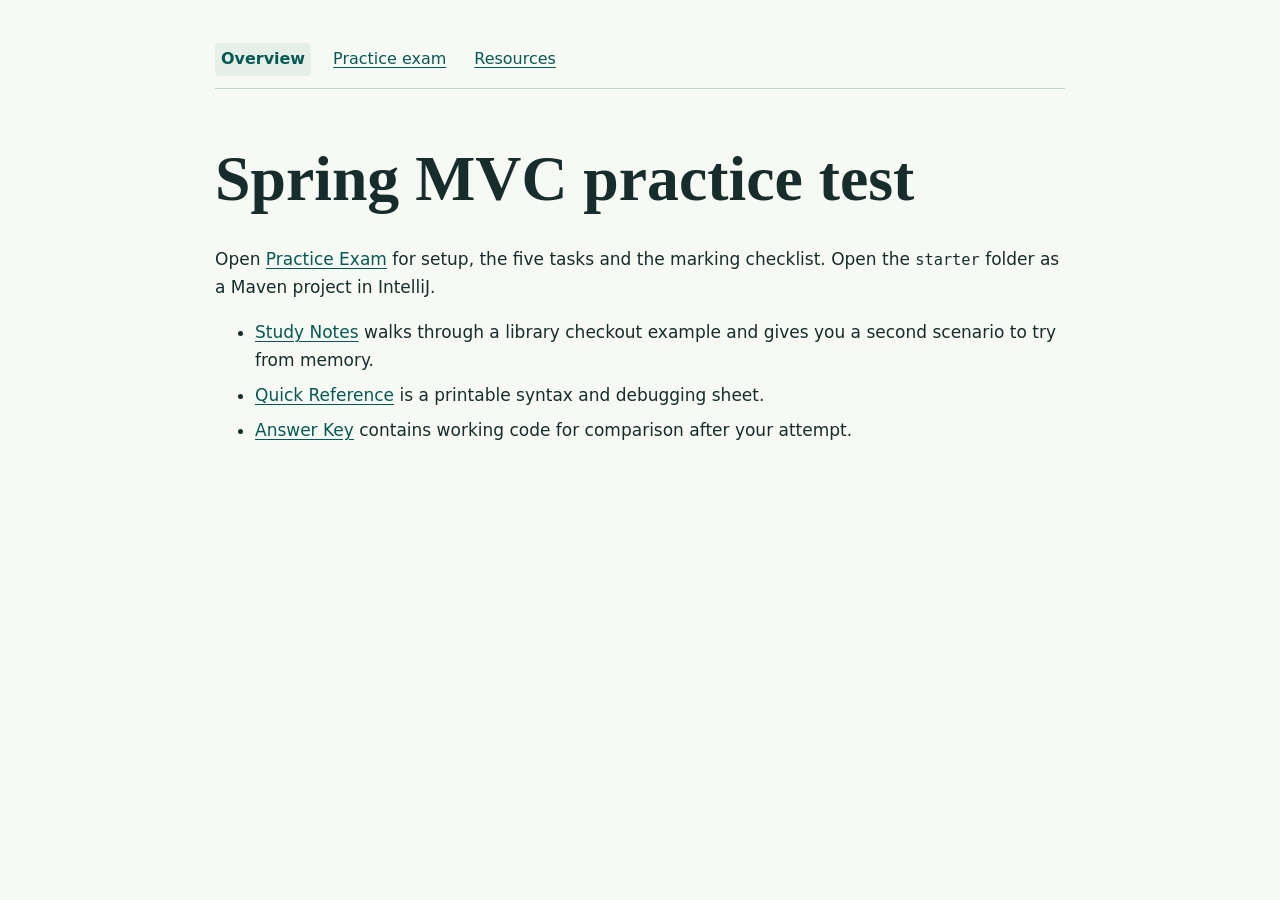
<file: index.html>
<!doctype html>
<html lang="en">
<head>
    <meta charset="utf-8">
    <meta name="viewport" content="width=device-width, initial-scale=1">
    <title>Spring MVC practice test</title>
    <link rel="stylesheet" href="assets/study.css">
    <link rel="stylesheet" href="assets/study-pages.css">
</head>
<body>
<main class="study-page">
    <nav class="study-nav" aria-label="Practice test pages">
        <a href="index.html" aria-current="page">Overview</a>
        <a href="practice-exam.html">Practice exam</a>
        <a href="resources.html">Resources</a>
    </nav>
    <article>
<h1 id="spring-mvc-practice-test">Spring MVC practice test</h1>
<p>Open <a href="practice-exam.html">Practice Exam</a> for setup, the five tasks and the marking checklist. Open the <code>starter</code> folder as a Maven project in IntelliJ.</p>
<ul>
<li><a href="lessons/0001-spring-mvc-edit-workflow.html">Study Notes</a> walks through a library checkout example and gives you a second scenario to try from memory.</li>
<li><a href="reference/spring-mvc-edit.html">Quick Reference</a> is a printable syntax and debugging sheet.</li>
<li><a href="answer-key/README.md">Answer Key</a> contains working code for comparison after your attempt.</li>
</ul>
    </article>
</main>
</body>
</html>
</file>
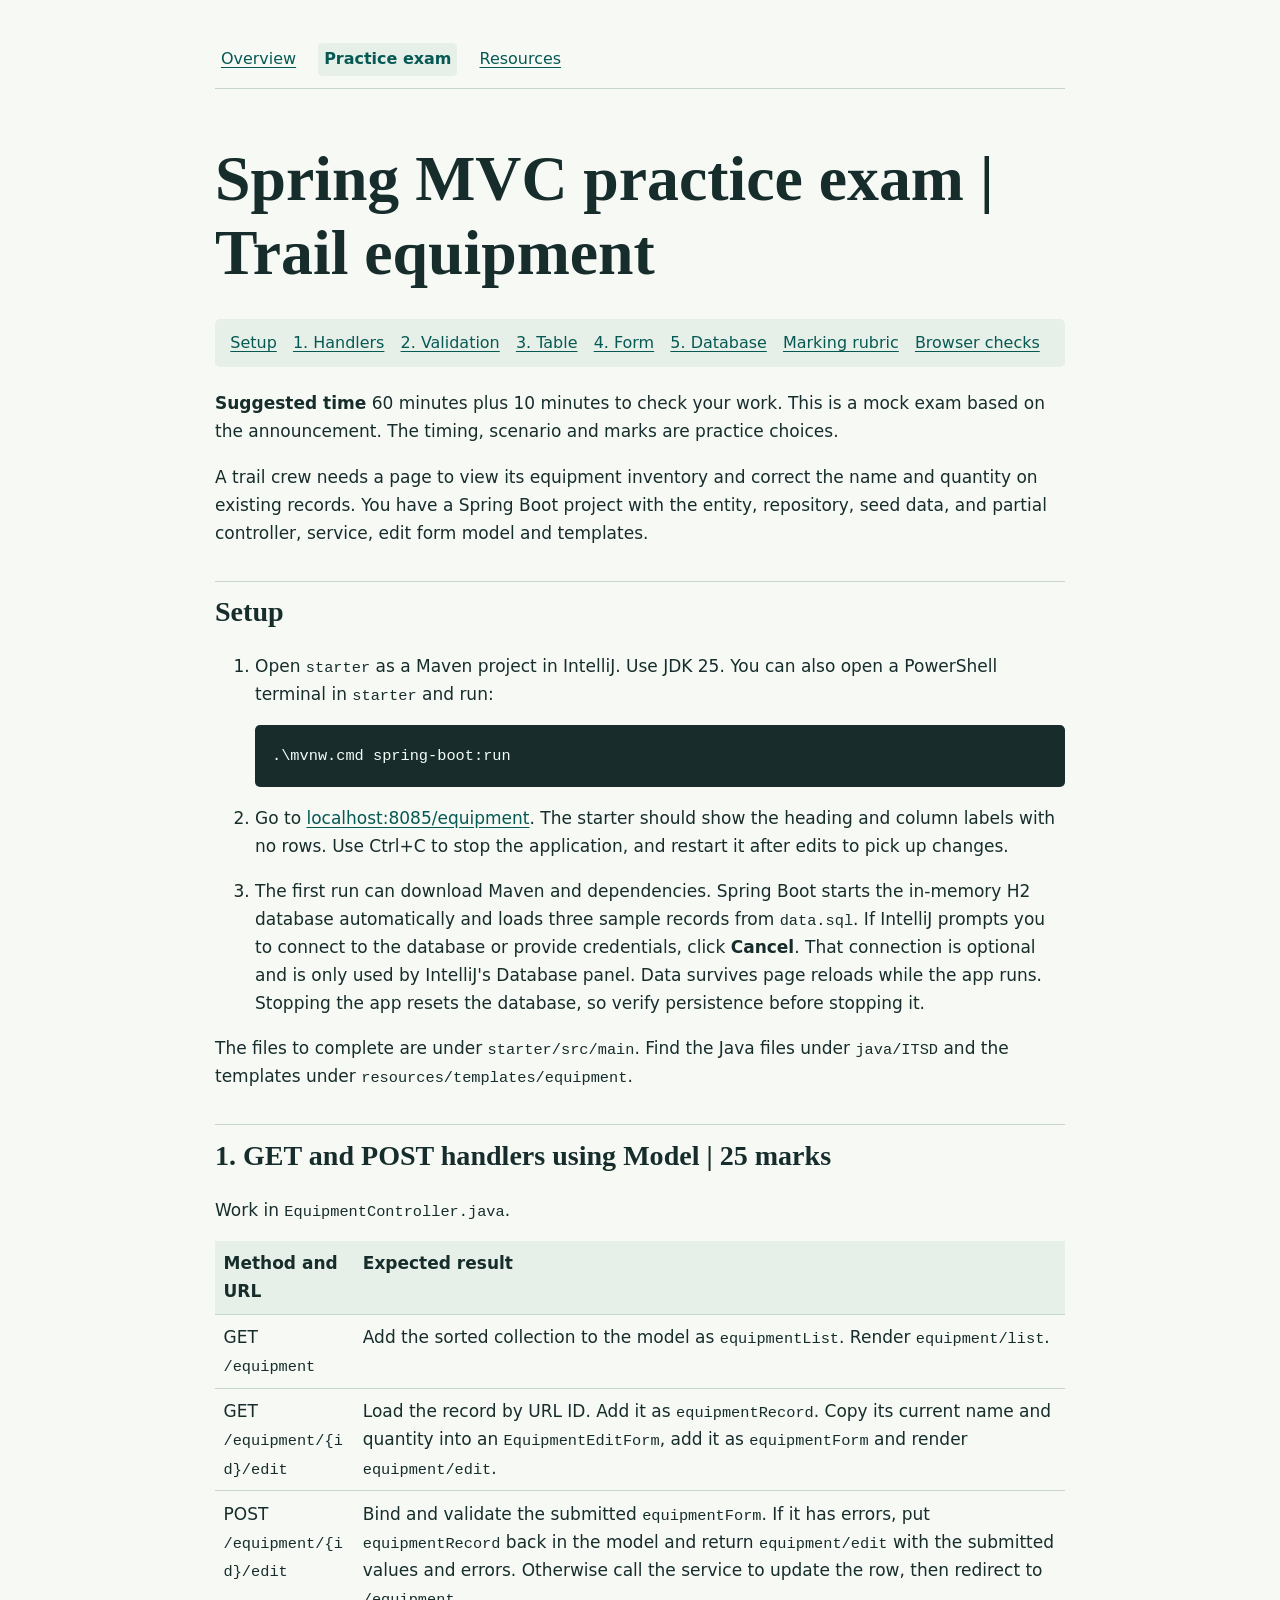
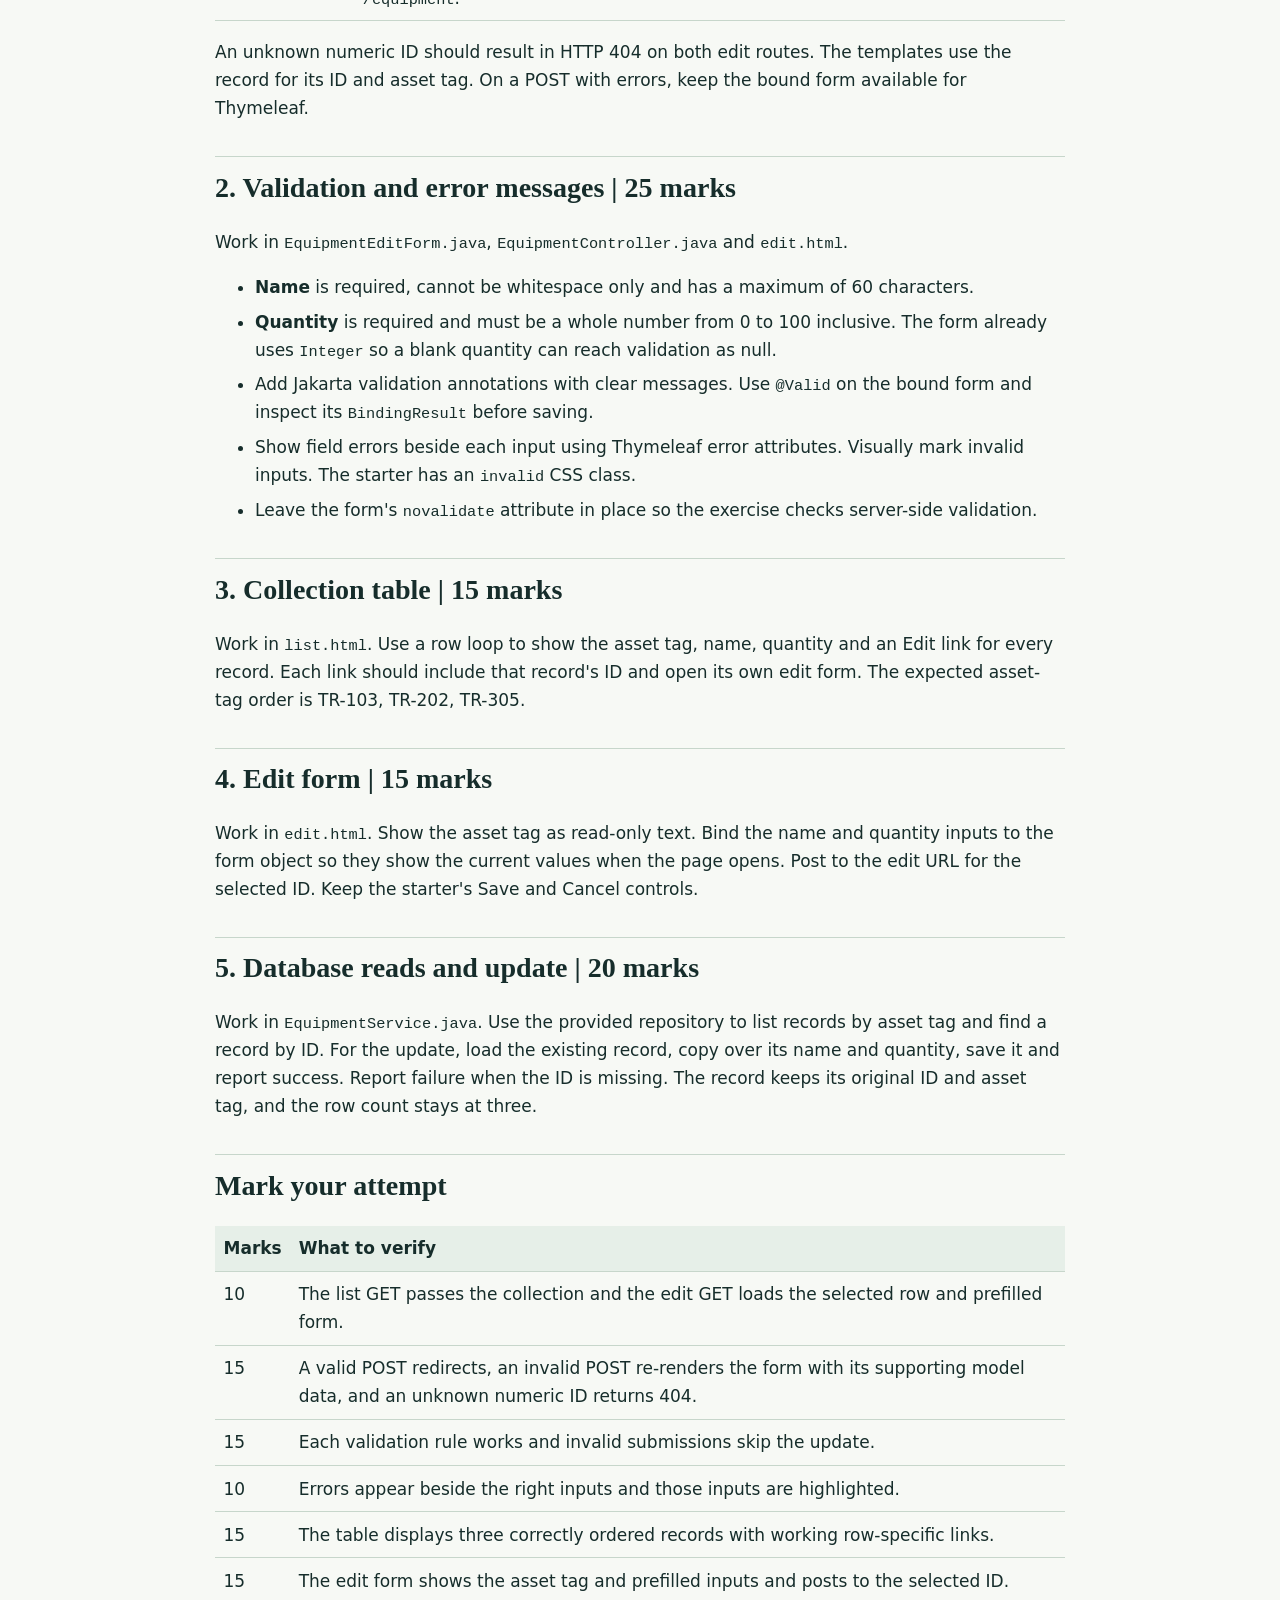
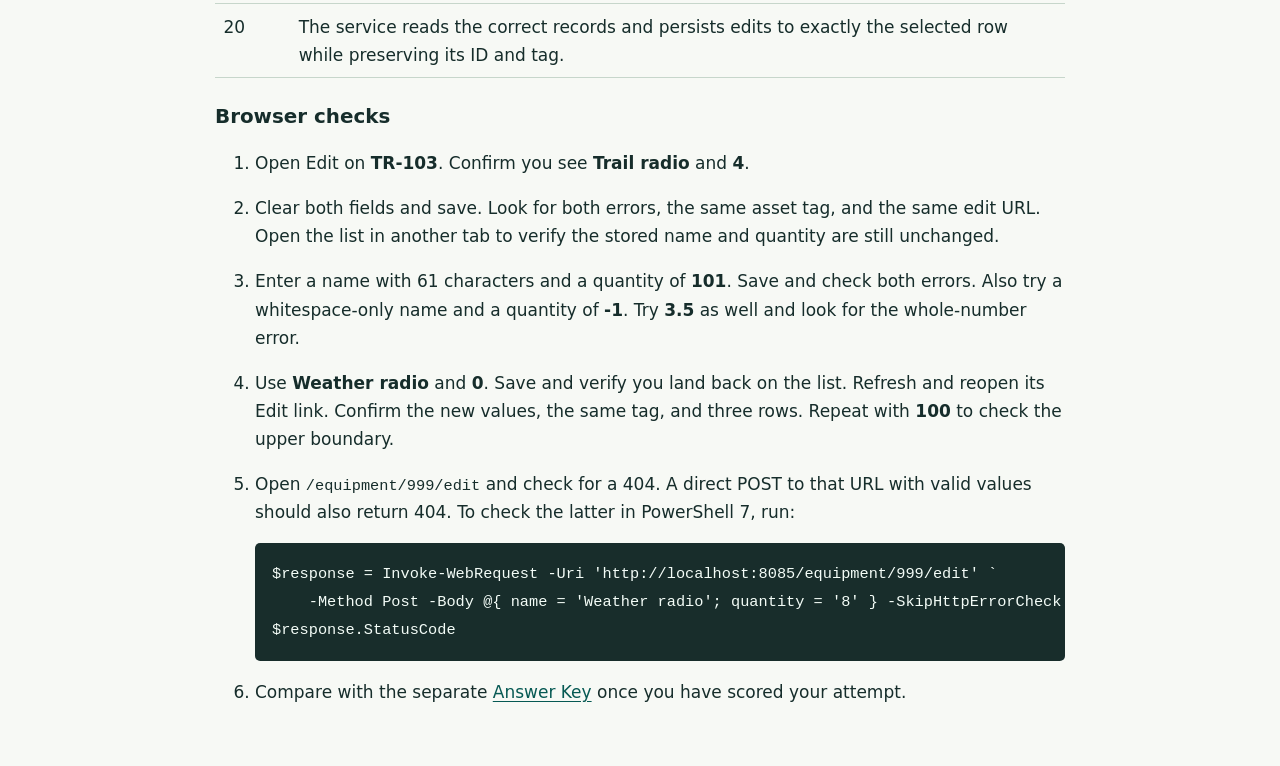
<file: practice-exam.html>
<!doctype html>
<html lang="en">
<head>
    <meta charset="utf-8">
    <meta name="viewport" content="width=device-width, initial-scale=1">
    <title>Spring MVC practice exam</title>
    <link rel="stylesheet" href="assets/study.css">
    <link rel="stylesheet" href="assets/study-pages.css">
</head>
<body>
<main class="study-page">
    <nav class="study-nav" aria-label="Practice test pages">
        <a href="index.html">Overview</a>
        <a href="practice-exam.html" aria-current="page">Practice exam</a>
        <a href="resources.html">Resources</a>
    </nav>
    <article>
<h1 id="spring-mvc-practice-exam-trail-equipment">Spring MVC practice exam | Trail equipment</h1>
<nav class="exam-contents" aria-label="Exam sections">
    <a href="#setup">Setup</a>
    <a href="#get-and-post-handlers-using-model-25-marks">1. Handlers</a>
    <a href="#validation-and-error-messages-25-marks">2. Validation</a>
    <a href="#collection-table-15-marks">3. Table</a>
    <a href="#edit-form-15-marks">4. Form</a>
    <a href="#database-reads-and-update-20-marks">5. Database</a>
    <a href="#mark-your-attempt">Marking rubric</a>
    <a href="#browser-checks">Browser checks</a>
</nav>
<p><strong>Suggested time</strong> 60 minutes plus 10 minutes to check your work. This is a mock exam based on the announcement. The timing, scenario and marks are practice choices.</p>
<p>A trail crew needs a page to view its equipment inventory and correct the name and quantity on existing records. You have a Spring Boot project with the entity, repository, seed data, and partial controller, service, edit form model and templates.</p>
<h2 id="setup">Setup</h2>
<ol>
<li><p>Open <code>starter</code> as a Maven project in IntelliJ. Use JDK 25. You can also open a PowerShell terminal in <code>starter</code> and run:</p>
<pre><code class="language-powershell">.\mvnw.cmd spring-boot:run
</code></pre>
</li>
<li><p>Go to <a href="http://localhost:8085/equipment">localhost:8085/equipment</a>. The starter should show the heading and column labels with no rows. Use Ctrl+C to stop the application, and restart it after edits to pick up changes.</p>
</li>
<li><p>The first run can download Maven and dependencies. Spring Boot starts the in-memory H2 database automatically and loads three sample records from <code>data.sql</code>. If IntelliJ prompts you to connect to the database or provide credentials, click <strong>Cancel</strong>. That connection is optional and is only used by IntelliJ's Database panel. Data survives page reloads while the app runs. Stopping the app resets the database, so verify persistence before stopping it.</p>
</li>
</ol>
<p>The files to complete are under <code>starter/src/main</code>. Find the Java files under <code>java/ITSD</code> and the templates under <code>resources/templates/equipment</code>.</p>
<h2 id="get-and-post-handlers-using-model-25-marks">1. GET and POST handlers using Model | 25 marks</h2>
<p>Work in <code>EquipmentController.java</code>.</p>
<div class="study-table"><table>
<thead>
<tr>
<th>Method and URL</th>
<th>Expected result</th>
</tr>
</thead>
<tbody>
<tr>
<td>GET <code>/equipment</code></td>
<td>Add the sorted collection to the model as <code>equipmentList</code>. Render <code>equipment/list</code>.</td>
</tr>
<tr>
<td>GET <code>/equipment/{id}/edit</code></td>
<td>Load the record by URL ID. Add it as <code>equipmentRecord</code>. Copy its current name and quantity into an <code>EquipmentEditForm</code>, add it as <code>equipmentForm</code> and render <code>equipment/edit</code>.</td>
</tr>
<tr>
<td>POST <code>/equipment/{id}/edit</code></td>
<td>Bind and validate the submitted <code>equipmentForm</code>. If it has errors, put <code>equipmentRecord</code> back in the model and return <code>equipment/edit</code> with the submitted values and errors. Otherwise call the service to update the row, then redirect to <code>/equipment</code>.</td>
</tr>
</tbody>
</table></div>
<p>An unknown numeric ID should result in HTTP 404 on both edit routes. The templates use the record for its ID and asset tag. On a POST with errors, keep the bound form available for Thymeleaf.</p>
<h2 id="validation-and-error-messages-25-marks">2. Validation and error messages | 25 marks</h2>
<p>Work in <code>EquipmentEditForm.java</code>, <code>EquipmentController.java</code> and <code>edit.html</code>.</p>
<ul>
<li><strong>Name</strong> is required, cannot be whitespace only and has a maximum of 60 characters.</li>
<li><strong>Quantity</strong> is required and must be a whole number from 0 to 100 inclusive. The form already uses <code>Integer</code> so a blank quantity can reach validation as null.</li>
<li>Add Jakarta validation annotations with clear messages. Use <code>@Valid</code> on the bound form and inspect its <code>BindingResult</code> before saving.</li>
<li>Show field errors beside each input using Thymeleaf error attributes. Visually mark invalid inputs. The starter has an <code>invalid</code> CSS class.</li>
<li>Leave the form's <code>novalidate</code> attribute in place so the exercise checks server-side validation.</li>
</ul>
<h2 id="collection-table-15-marks">3. Collection table | 15 marks</h2>
<p>Work in <code>list.html</code>. Use a row loop to show the asset tag, name, quantity and an Edit link for every record. Each link should include that record's ID and open its own edit form. The expected asset-tag order is TR-103, TR-202, TR-305.</p>
<h2 id="edit-form-15-marks">4. Edit form | 15 marks</h2>
<p>Work in <code>edit.html</code>. Show the asset tag as read-only text. Bind the name and quantity inputs to the form object so they show the current values when the page opens. Post to the edit URL for the selected ID. Keep the starter's Save and Cancel controls.</p>
<h2 id="database-reads-and-update-20-marks">5. Database reads and update | 20 marks</h2>
<p>Work in <code>EquipmentService.java</code>. Use the provided repository to list records by asset tag and find a record by ID. For the update, load the existing record, copy over its name and quantity, save it and report success. Report failure when the ID is missing. The record keeps its original ID and asset tag, and the row count stays at three.</p>
<h2 id="mark-your-attempt">Mark your attempt</h2>
<div class="study-table"><table>
<thead>
<tr>
<th>Marks</th>
<th>What to verify</th>
</tr>
</thead>
<tbody>
<tr>
<td>10</td>
<td>The list GET passes the collection and the edit GET loads the selected row and prefilled form.</td>
</tr>
<tr>
<td>15</td>
<td>A valid POST redirects, an invalid POST re-renders the form with its supporting model data, and an unknown numeric ID returns 404.</td>
</tr>
<tr>
<td>15</td>
<td>Each validation rule works and invalid submissions skip the update.</td>
</tr>
<tr>
<td>10</td>
<td>Errors appear beside the right inputs and those inputs are highlighted.</td>
</tr>
<tr>
<td>15</td>
<td>The table displays three correctly ordered records with working row-specific links.</td>
</tr>
<tr>
<td>15</td>
<td>The edit form shows the asset tag and prefilled inputs and posts to the selected ID.</td>
</tr>
<tr>
<td>20</td>
<td>The service reads the correct records and persists edits to exactly the selected row while preserving its ID and tag.</td>
</tr>
</tbody>
</table></div>
<h3 id="browser-checks">Browser checks</h3>
<ol>
<li><p>Open Edit on <strong>TR-103</strong>. Confirm you see <strong>Trail radio</strong> and <strong>4</strong>.</p>
</li>
<li><p>Clear both fields and save. Look for both errors, the same asset tag, and the same edit URL. Open the list in another tab to verify the stored name and quantity are still unchanged.</p>
</li>
<li><p>Enter a name with 61 characters and a quantity of <strong>101</strong>. Save and check both errors. Also try a whitespace-only name and a quantity of <strong>-1</strong>. Try <strong>3.5</strong> as well and look for the whole-number error.</p>
</li>
<li><p>Use <strong>Weather radio</strong> and <strong>0</strong>. Save and verify you land back on the list. Refresh and reopen its Edit link. Confirm the new values, the same tag, and three rows. Repeat with <strong>100</strong> to check the upper boundary.</p>
</li>
<li><p>Open <code>/equipment/999/edit</code> and check for a 404. A direct POST to that URL with valid values should also return 404. To check the latter in PowerShell 7, run:</p>
<pre><code class="language-powershell">$response = Invoke-WebRequest -Uri 'http://localhost:8085/equipment/999/edit' `
    -Method Post -Body @{ name = 'Weather radio'; quantity = '8' } -SkipHttpErrorCheck
$response.StatusCode
</code></pre>
</li>
<li><p>Compare with the separate <a href="answer-key/README.md">Answer Key</a> once you have scored your attempt.</p>
</li>
</ol>
    </article>
</main>
</body>
</html>
</file>
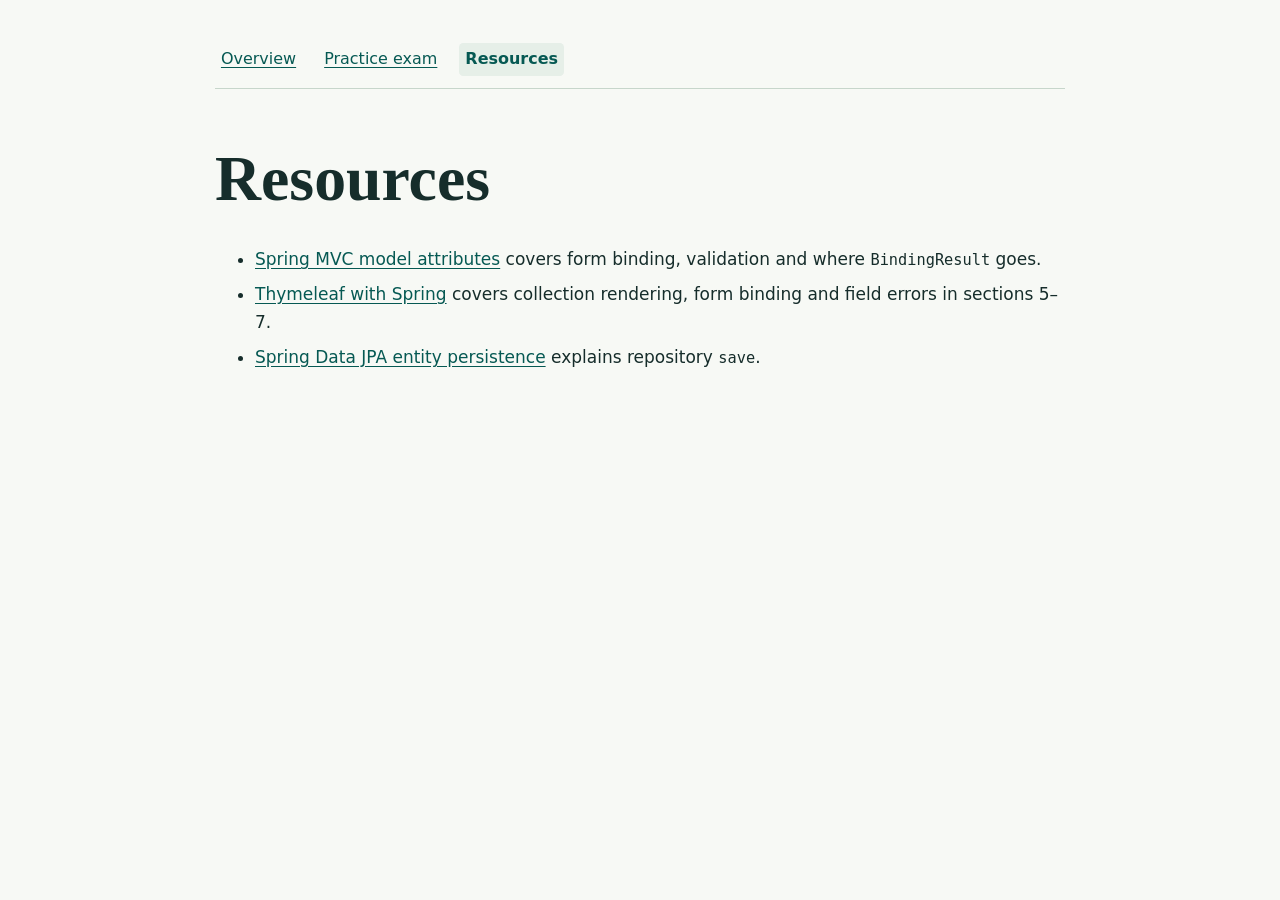
<file: resources.html>
<!doctype html>
<html lang="en">
<head>
    <meta charset="utf-8">
    <meta name="viewport" content="width=device-width, initial-scale=1">
    <title>Resources</title>
    <link rel="stylesheet" href="assets/study.css">
    <link rel="stylesheet" href="assets/study-pages.css">
</head>
<body>
<main class="study-page">
    <nav class="study-nav" aria-label="Practice test pages">
        <a href="index.html">Overview</a>
        <a href="practice-exam.html">Practice exam</a>
        <a href="resources.html" aria-current="page">Resources</a>
    </nav>
    <article>
<h1 id="resources">Resources</h1>
<ul>
<li><a href="https://docs.spring.io/spring-framework/reference/web/webmvc/mvc-controller/ann-methods/modelattrib-method-args.html">Spring MVC model attributes</a> covers form binding, validation and where <code>BindingResult</code> goes.</li>
<li><a href="https://www.thymeleaf.org/doc/tutorials/3.1/thymeleafspring.html">Thymeleaf with Spring</a> covers collection rendering, form binding and field errors in sections 5–7.</li>
<li><a href="https://docs.spring.io/spring-data/jpa/reference/jpa/entity-persistence.html">Spring Data JPA entity persistence</a> explains repository <code>save</code>.</li>
</ul>
    </article>
</main>
</body>
</html>
</file>
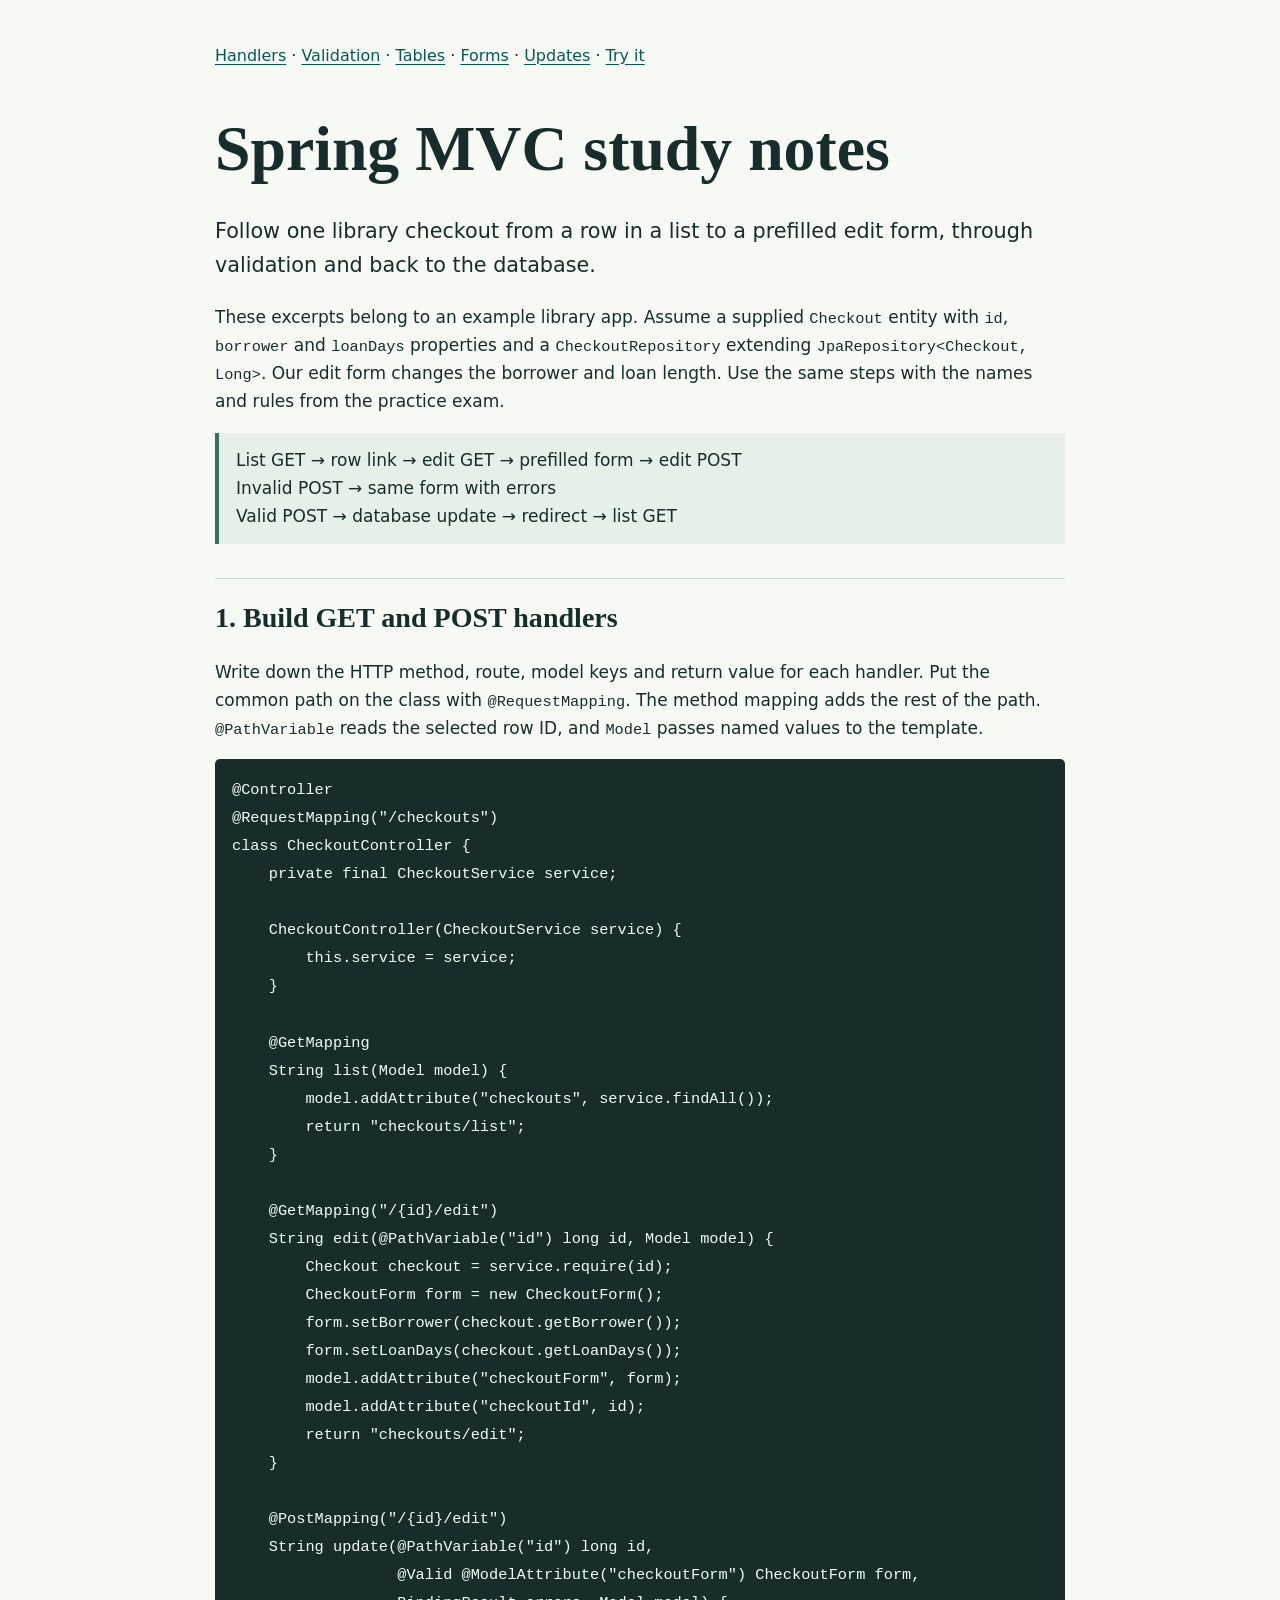
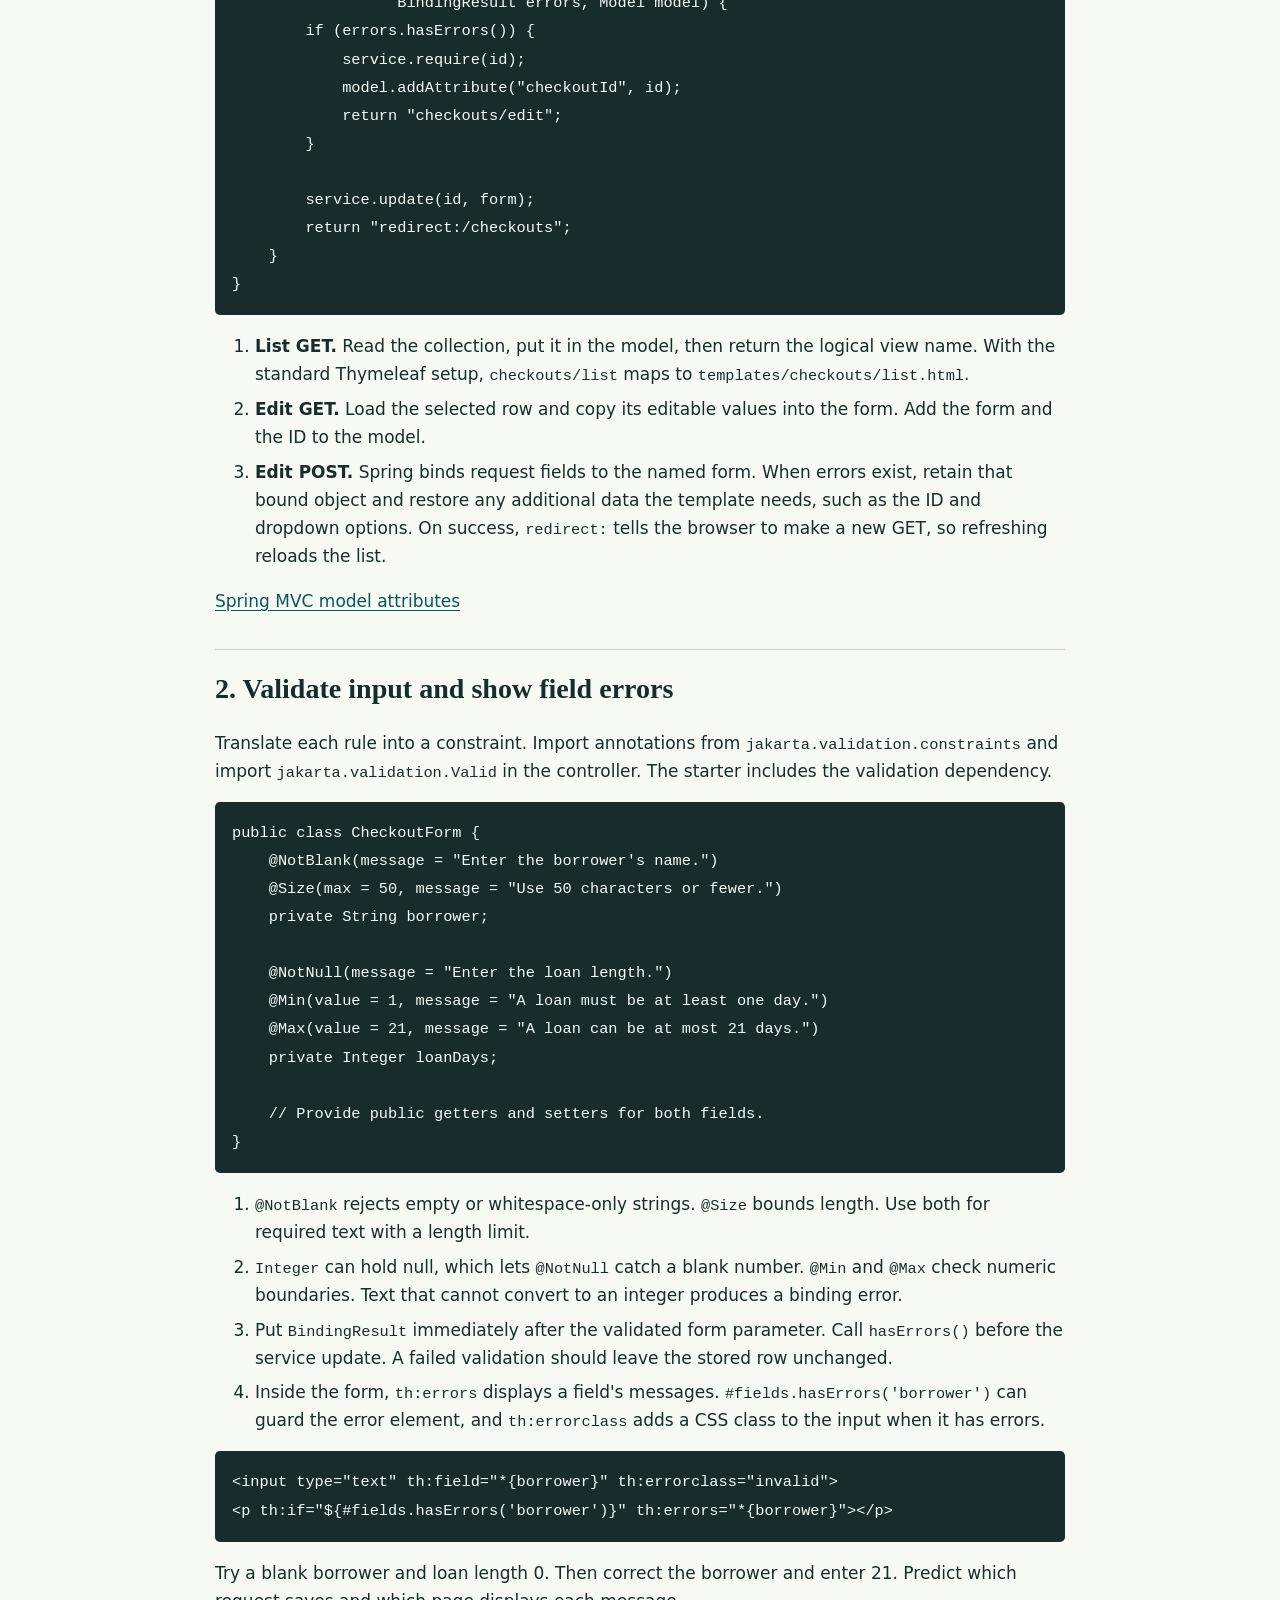
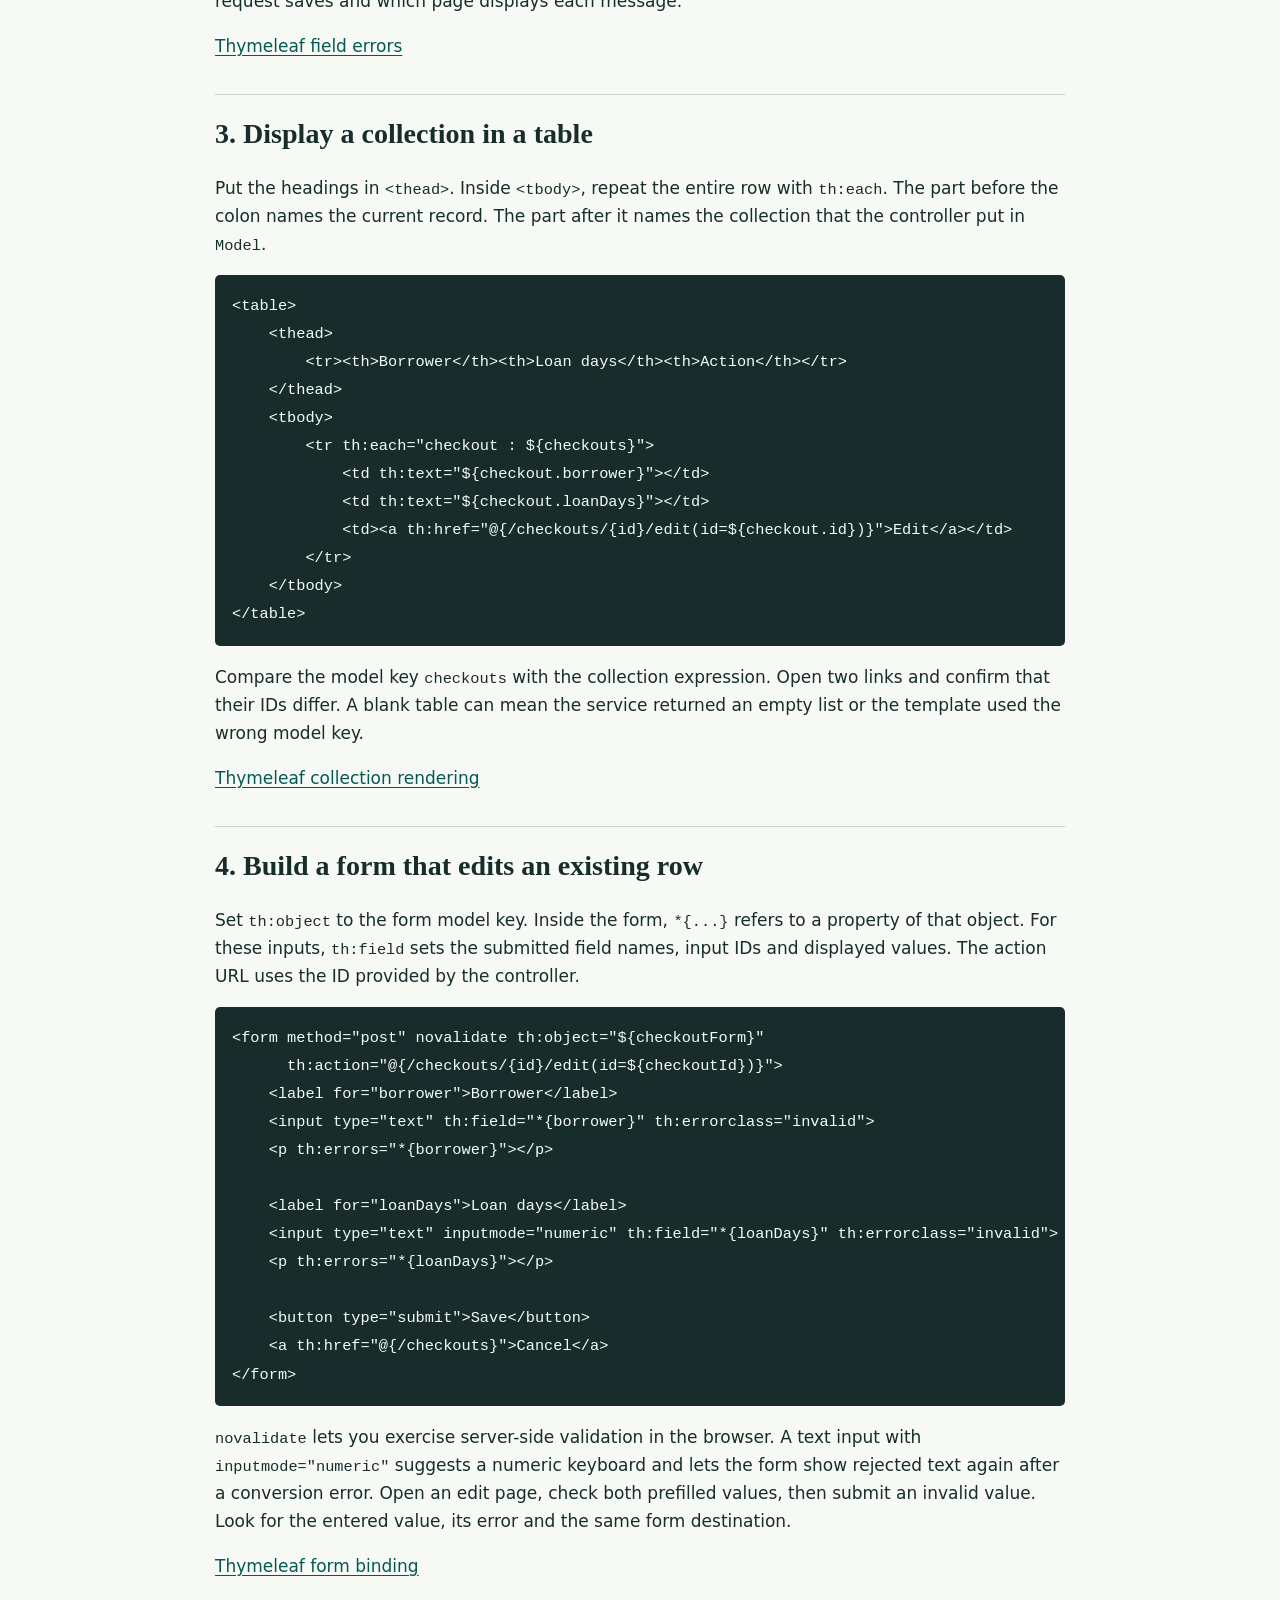
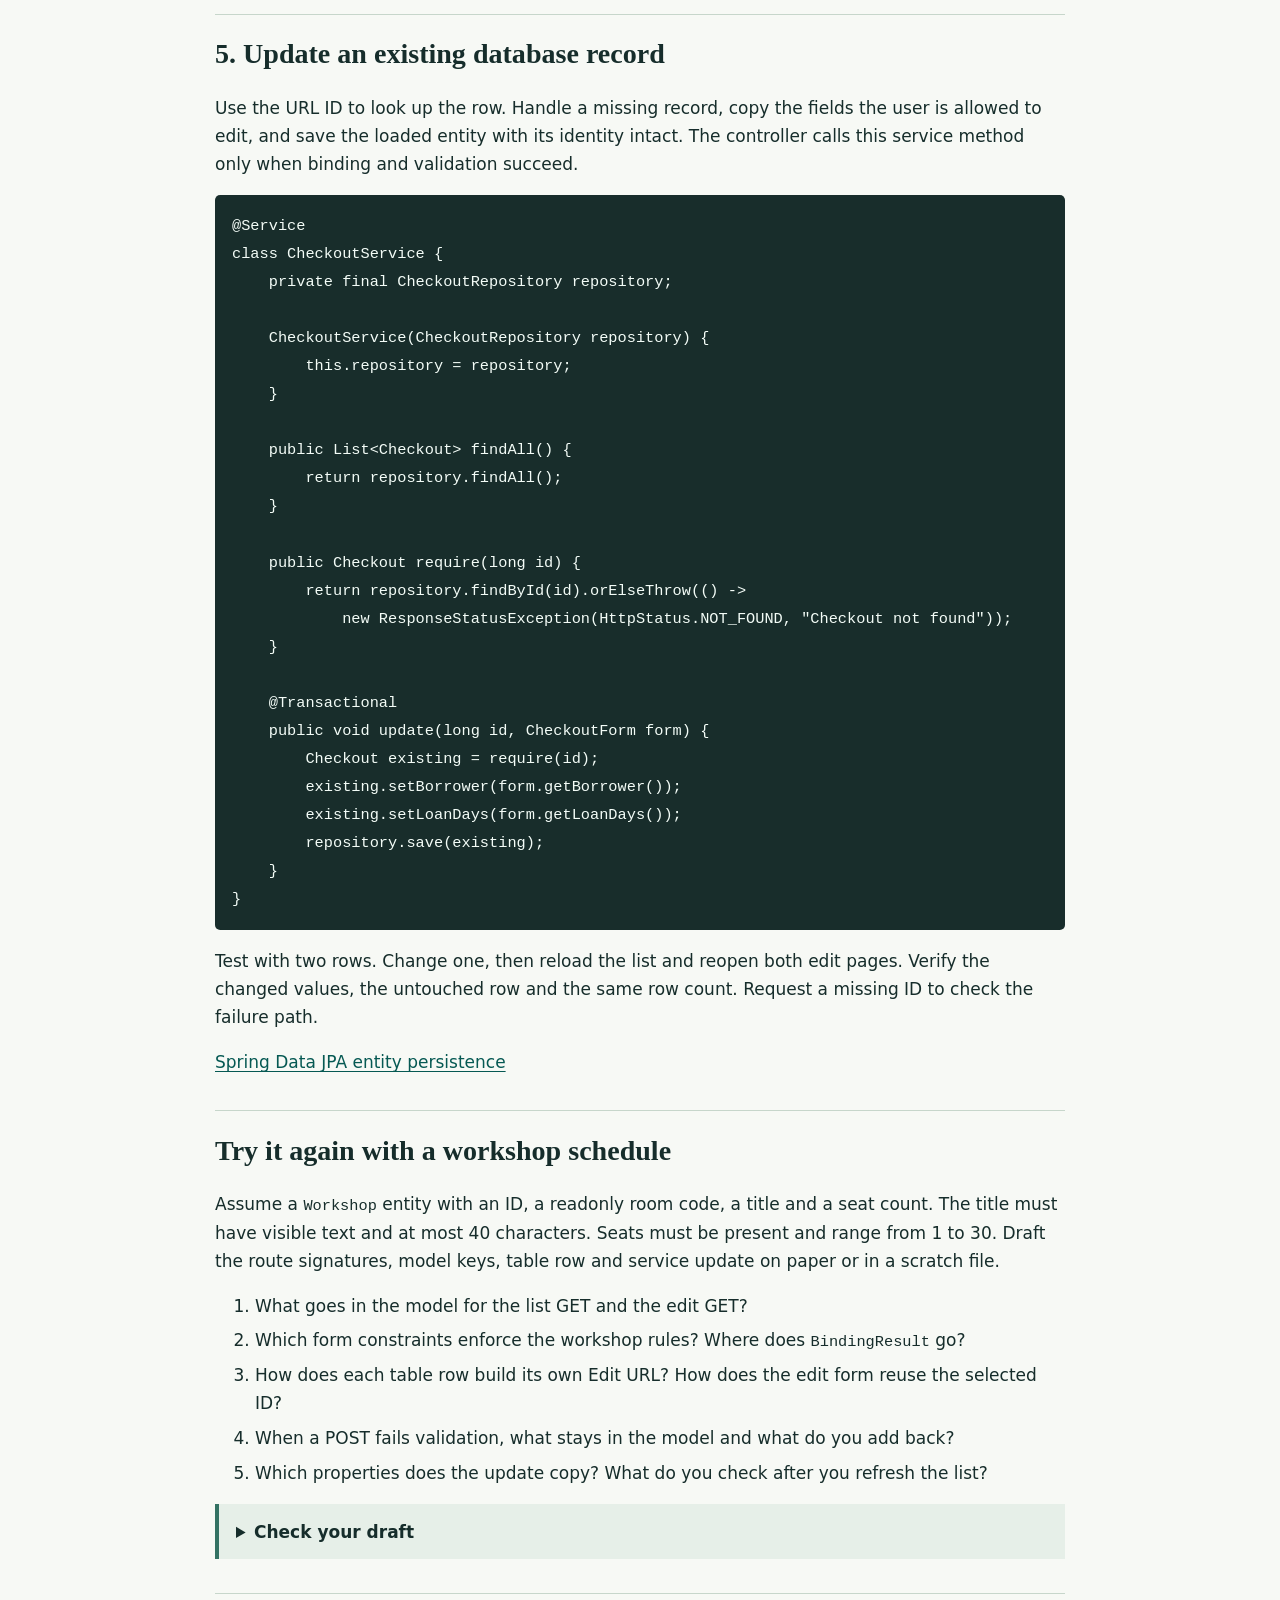
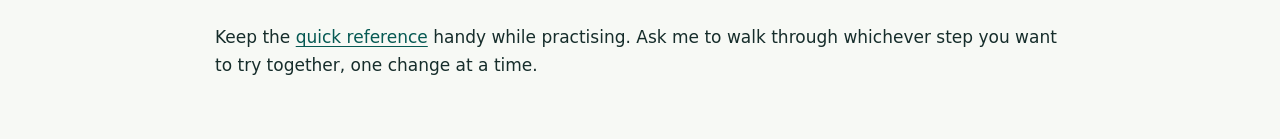
<file: lessons/0001-spring-mvc-edit-workflow.html>
<!doctype html>
<html lang="en">
<head>
    <meta charset="utf-8">
    <meta name="viewport" content="width=device-width, initial-scale=1">
    <title>Spring MVC study notes</title>
    <link rel="stylesheet" href="../assets/study.css">
</head>
<body class="">
<main>
<nav><a href="#handlers">Handlers</a> · <a href="#validation">Validation</a> · <a href="#table">Tables</a> · <a href="#form">Forms</a> · <a href="#database">Updates</a> · <a href="#try">Try it</a></nav>
<h1>Spring MVC study notes</h1>
<p class="intro">Follow one library checkout from a row in a list to a prefilled edit form, through validation and back to the database.</p>
<p>These excerpts belong to an example library app. Assume a supplied <code>Checkout</code> entity with <code>id</code>, <code>borrower</code> and <code>loanDays</code> properties and a <code>CheckoutRepository</code> extending <code>JpaRepository&lt;Checkout, Long&gt;</code>. Our edit form changes the borrower and loan length. Use the same steps with the names and rules from the practice exam.</p>
<p class="flow">List GET → row link → edit GET → prefilled form → edit POST<br>
Invalid POST → same form with errors<br>
Valid POST → database update → redirect → list GET</p>

<section id="handlers">
<h2>1. Build GET and POST handlers</h2>
<p>Write down the HTTP method, route, model keys and return value for each handler. Put the common path on the class with <code>@RequestMapping</code>. The method mapping adds the rest of the path. <code>@PathVariable</code> reads the selected row ID, and <code>Model</code> passes named values to the template.</p>
<pre><code>@Controller
@RequestMapping("/checkouts")
class CheckoutController {
    private final CheckoutService service;

    CheckoutController(CheckoutService service) {
        this.service = service;
    }

    @GetMapping
    String list(Model model) {
        model.addAttribute("checkouts", service.findAll());
        return "checkouts/list";
    }

    @GetMapping("/{id}/edit")
    String edit(@PathVariable("id") long id, Model model) {
        Checkout checkout = service.require(id);
        CheckoutForm form = new CheckoutForm();
        form.setBorrower(checkout.getBorrower());
        form.setLoanDays(checkout.getLoanDays());
        model.addAttribute("checkoutForm", form);
        model.addAttribute("checkoutId", id);
        return "checkouts/edit";
    }

    @PostMapping("/{id}/edit")
    String update(@PathVariable("id") long id,
                  @Valid @ModelAttribute("checkoutForm") CheckoutForm form,
                  BindingResult errors, Model model) {
        if (errors.hasErrors()) {
            service.require(id);
            model.addAttribute("checkoutId", id);
            return "checkouts/edit";
        }

        service.update(id, form);
        return "redirect:/checkouts";
    }
}</code></pre>
<ol>
<li><strong>List GET.</strong> Read the collection, put it in the model, then return the logical view name. With the standard Thymeleaf setup, <code>checkouts/list</code> maps to <code>templates/checkouts/list.html</code>.</li>
<li><strong>Edit GET.</strong> Load the selected row and copy its editable values into the form. Add the form and the ID to the model.</li>
<li><strong>Edit POST.</strong> Spring binds request fields to the named form. When errors exist, retain that bound object and restore any additional data the template needs, such as the ID and dropdown options. On success, <code>redirect:</code> tells the browser to make a new GET, so refreshing reloads the list.</li>
</ol>
<p><a href="https://docs.spring.io/spring-framework/reference/web/webmvc/mvc-controller/ann-methods/modelattrib-method-args.html">Spring MVC model attributes</a></p>
</section>

<section id="validation">
<h2>2. Validate input and show field errors</h2>
<p>Translate each rule into a constraint. Import annotations from <code>jakarta.validation.constraints</code> and import <code>jakarta.validation.Valid</code> in the controller. The starter includes the validation dependency.</p>
<pre><code>public class CheckoutForm {
    @NotBlank(message = "Enter the borrower's name.")
    @Size(max = 50, message = "Use 50 characters or fewer.")
    private String borrower;

    @NotNull(message = "Enter the loan length.")
    @Min(value = 1, message = "A loan must be at least one day.")
    @Max(value = 21, message = "A loan can be at most 21 days.")
    private Integer loanDays;

    // Provide public getters and setters for both fields.
}</code></pre>
<ol>
<li><code>@NotBlank</code> rejects empty or whitespace-only strings. <code>@Size</code> bounds length. Use both for required text with a length limit.</li>
<li><code>Integer</code> can hold null, which lets <code>@NotNull</code> catch a blank number. <code>@Min</code> and <code>@Max</code> check numeric boundaries. Text that cannot convert to an integer produces a binding error.</li>
<li>Put <code>BindingResult</code> immediately after the validated form parameter. Call <code>hasErrors()</code> before the service update. A failed validation should leave the stored row unchanged.</li>
<li>Inside the form, <code>th:errors</code> displays a field's messages. <code>#fields.hasErrors('borrower')</code> can guard the error element, and <code>th:errorclass</code> adds a CSS class to the input when it has errors.</li>
</ol>
<pre><code>&lt;input type="text" th:field="*{borrower}" th:errorclass="invalid"&gt;
&lt;p th:if="${#fields.hasErrors('borrower')}" th:errors="*{borrower}"&gt;&lt;/p&gt;</code></pre>
<p>Try a blank borrower and loan length 0. Then correct the borrower and enter 21. Predict which request saves and which page displays each message.</p>
<p><a href="https://www.thymeleaf.org/doc/tutorials/3.1/thymeleafspring.html#validation-and-error-messages">Thymeleaf field errors</a></p>
</section>

<section id="table">
<h2>3. Display a collection in a table</h2>
<p>Put the headings in <code>&lt;thead&gt;</code>. Inside <code>&lt;tbody&gt;</code>, repeat the entire row with <code>th:each</code>. The part before the colon names the current record. The part after it names the collection that the controller put in <code>Model</code>.</p>
<pre><code>&lt;table&gt;
    &lt;thead&gt;
        &lt;tr&gt;&lt;th&gt;Borrower&lt;/th&gt;&lt;th&gt;Loan days&lt;/th&gt;&lt;th&gt;Action&lt;/th&gt;&lt;/tr&gt;
    &lt;/thead&gt;
    &lt;tbody&gt;
        &lt;tr th:each="checkout : ${checkouts}"&gt;
            &lt;td th:text="${checkout.borrower}"&gt;&lt;/td&gt;
            &lt;td th:text="${checkout.loanDays}"&gt;&lt;/td&gt;
            &lt;td&gt;&lt;a th:href="@{/checkouts/{id}/edit(id=${checkout.id})}"&gt;Edit&lt;/a&gt;&lt;/td&gt;
        &lt;/tr&gt;
    &lt;/tbody&gt;
&lt;/table&gt;</code></pre>
<p>Compare the model key <code>checkouts</code> with the collection expression. Open two links and confirm that their IDs differ. A blank table can mean the service returned an empty list or the template used the wrong model key.</p>
<p><a href="https://www.thymeleaf.org/doc/tutorials/3.1/thymeleafspring.html#listing-seed-starter-data">Thymeleaf collection rendering</a></p>
</section>

<section id="form">
<h2>4. Build a form that edits an existing row</h2>
<p>Set <code>th:object</code> to the form model key. Inside the form, <code>*{...}</code> refers to a property of that object. For these inputs, <code>th:field</code> sets the submitted field names, input IDs and displayed values. The action URL uses the ID provided by the controller.</p>
<pre><code>&lt;form method="post" novalidate th:object="${checkoutForm}"
      th:action="@{/checkouts/{id}/edit(id=${checkoutId})}"&gt;
    &lt;label for="borrower"&gt;Borrower&lt;/label&gt;
    &lt;input type="text" th:field="*{borrower}" th:errorclass="invalid"&gt;
    &lt;p th:errors="*{borrower}"&gt;&lt;/p&gt;

    &lt;label for="loanDays"&gt;Loan days&lt;/label&gt;
    &lt;input type="text" inputmode="numeric" th:field="*{loanDays}" th:errorclass="invalid"&gt;
    &lt;p th:errors="*{loanDays}"&gt;&lt;/p&gt;

    &lt;button type="submit"&gt;Save&lt;/button&gt;
    &lt;a th:href="@{/checkouts}"&gt;Cancel&lt;/a&gt;
&lt;/form&gt;</code></pre>
<p><code>novalidate</code> lets you exercise server-side validation in the browser. A text input with <code>inputmode="numeric"</code> suggests a numeric keyboard and lets the form show rejected text again after a conversion error. Open an edit page, check both prefilled values, then submit an invalid value. Look for the entered value, its error and the same form destination.</p>
<p><a href="https://www.thymeleaf.org/doc/tutorials/3.1/thymeleafspring.html#creating-a-form">Thymeleaf form binding</a></p>
</section>

<section id="database">
<h2>5. Update an existing database record</h2>
<p>Use the URL ID to look up the row. Handle a missing record, copy the fields the user is allowed to edit, and save the loaded entity with its identity intact. The controller calls this service method only when binding and validation succeed.</p>
<pre><code>@Service
class CheckoutService {
    private final CheckoutRepository repository;

    CheckoutService(CheckoutRepository repository) {
        this.repository = repository;
    }

    public List&lt;Checkout&gt; findAll() {
        return repository.findAll();
    }

    public Checkout require(long id) {
        return repository.findById(id).orElseThrow(() -&gt;
            new ResponseStatusException(HttpStatus.NOT_FOUND, "Checkout not found"));
    }

    @Transactional
    public void update(long id, CheckoutForm form) {
        Checkout existing = require(id);
        existing.setBorrower(form.getBorrower());
        existing.setLoanDays(form.getLoanDays());
        repository.save(existing);
    }
}</code></pre>
<p>Test with two rows. Change one, then reload the list and reopen both edit pages. Verify the changed values, the untouched row and the same row count. Request a missing ID to check the failure path.</p>
<p><a href="https://docs.spring.io/spring-data/jpa/reference/jpa/entity-persistence.html">Spring Data JPA entity persistence</a></p>
</section>

<section id="try">
<h2>Try it again with a workshop schedule</h2>
<p>Assume a <code>Workshop</code> entity with an ID, a readonly room code, a title and a seat count. The title must have visible text and at most 40 characters. Seats must be present and range from 1 to 30. Draft the route signatures, model keys, table row and service update on paper or in a scratch file.</p>
<ol>
<li>What goes in the model for the list GET and the edit GET?</li>
<li>Which form constraints enforce the workshop rules? Where does <code>BindingResult</code> go?</li>
<li>How does each table row build its own Edit URL? How does the edit form reuse the selected ID?</li>
<li>When a POST fails validation, what stays in the model and what do you add back?</li>
<li>Which properties does the update copy? What do you check after you refresh the list?</li>
</ol>
<details>
<summary>Check your draft</summary>
<p>One set of routes is GET <code>/workshops</code>, GET <code>/workshops/{id}/edit</code>, and POST <code>/workshops/{id}/edit</code>. The list GET adds <code>workshops</code>. The edit GET adds a prefilled <code>workshopForm</code> and the selected <code>workshop</code> for the ID and room code.</p>
<pre><code>@NotBlank
@Size(max = 40)
private String title;

@NotNull
@Min(1)
@Max(30)
private Integer seats;</code></pre>
<p>Place <code>BindingResult</code> immediately after <code>@Valid @ModelAttribute("workshopForm") WorkshopForm form</code>. Use <code>@{/workshops/{id}/edit(id=${row.id})}</code> in the list and <code>@{/workshops/{id}/edit(id=${workshop.id})}</code> in the form. If the POST has errors, restore <code>workshop</code> and render the edit view with the bound form. On success, load the existing row by ID, copy title and seats, save and redirect. Verify the room code and row count after reload.</p>
</details>
</section>

<footer>
<p>Keep the <a href="../reference/spring-mvc-edit.html">quick reference</a> handy while practising. Ask me to walk through whichever step you want to try together, one change at a time.</p>
</footer>
</main>
</body>
</html>
</file>
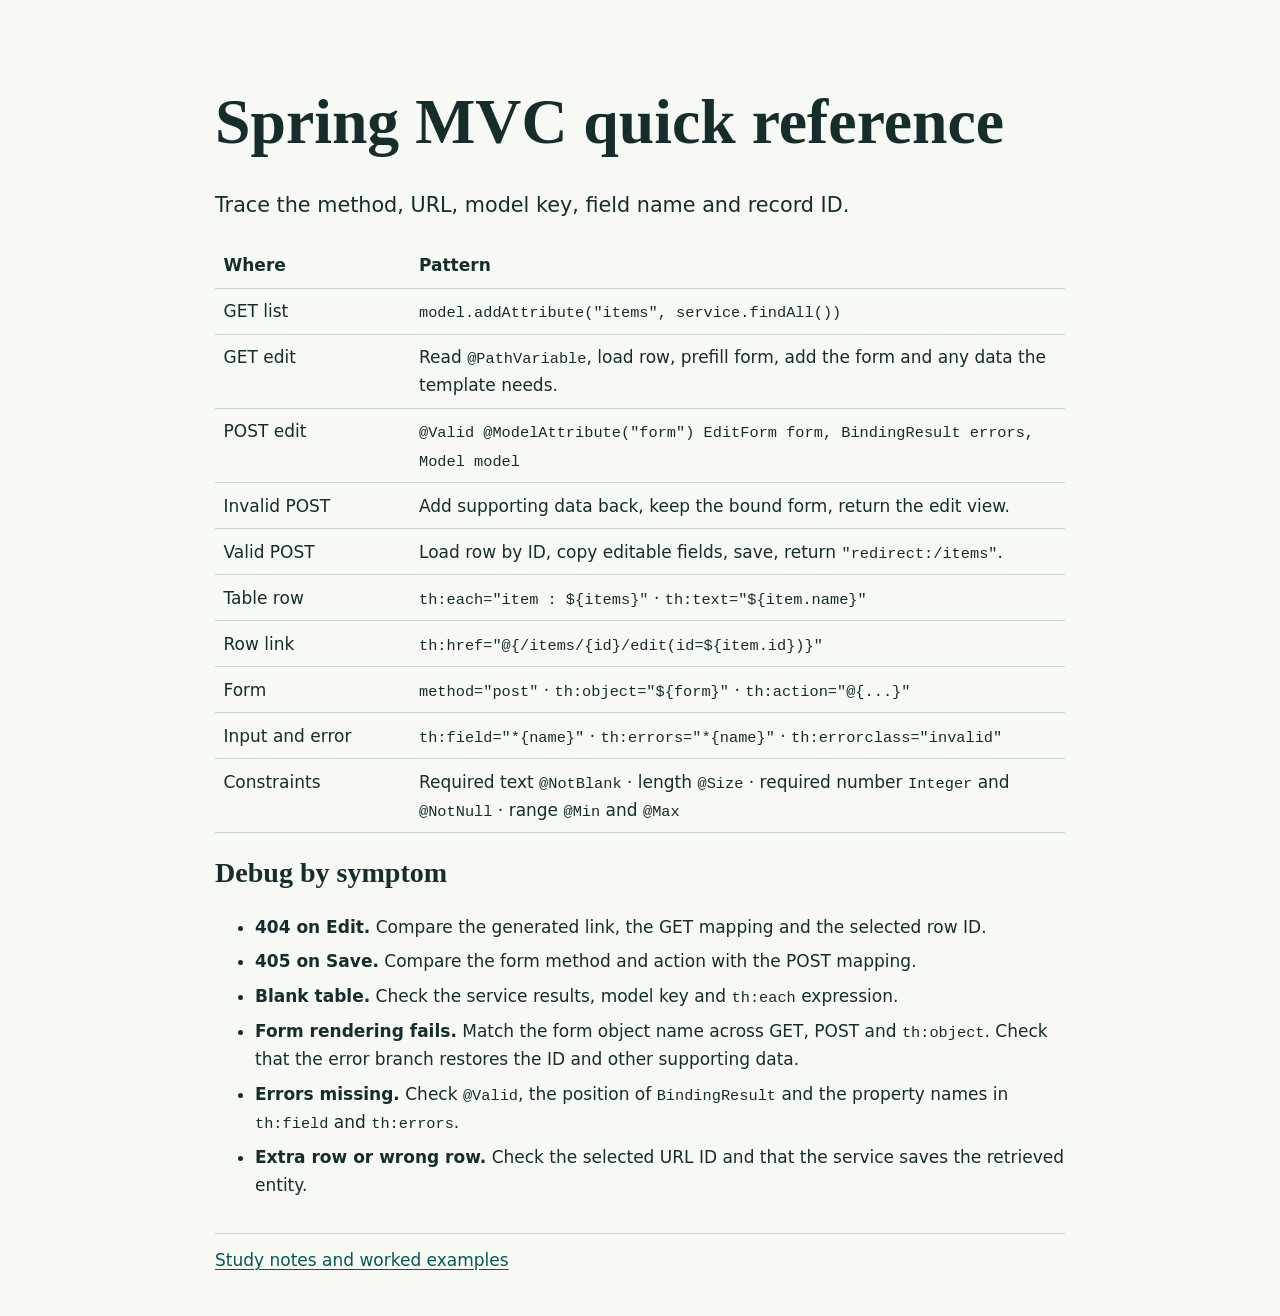
<file: reference/spring-mvc-edit.html>
<!doctype html>
<html lang="en">
<head>
    <meta charset="utf-8">
    <meta name="viewport" content="width=device-width, initial-scale=1">
    <title>Spring MVC quick reference</title>
    <link rel="stylesheet" href="../assets/study.css">
</head>
<body class="reference">
<main>
<h1>Spring MVC quick reference</h1>
<p class="intro">Trace the method, URL, model key, field name and record ID.</p>
<table>
<thead><tr><th>Where</th><th>Pattern</th></tr></thead>
<tbody>
<tr><td>GET list</td><td><code>model.addAttribute("items", service.findAll())</code></td></tr>
<tr><td>GET edit</td><td>Read <code>@PathVariable</code>, load row, prefill form, add the form and any data the template needs.</td></tr>
<tr><td>POST edit</td><td><code>@Valid @ModelAttribute("form") EditForm form, BindingResult errors, Model model</code></td></tr>
<tr><td>Invalid POST</td><td>Add supporting data back, keep the bound form, return the edit view.</td></tr>
<tr><td>Valid POST</td><td>Load row by ID, copy editable fields, save, return <code>"redirect:/items"</code>.</td></tr>
<tr><td>Table row</td><td><code>th:each="item : ${items}"</code> · <code>th:text="${item.name}"</code></td></tr>
<tr><td>Row link</td><td><code>th:href="@{/items/{id}/edit(id=${item.id})}"</code></td></tr>
<tr><td>Form</td><td><code>method="post"</code> · <code>th:object="${form}"</code> · <code>th:action="@{...}"</code></td></tr>
<tr><td>Input and error</td><td><code>th:field="*{name}"</code> · <code>th:errors="*{name}"</code> · <code>th:errorclass="invalid"</code></td></tr>
<tr><td>Constraints</td><td>Required text <code>@NotBlank</code> · length <code>@Size</code> · required number <code>Integer</code> and <code>@NotNull</code> · range <code>@Min</code> and <code>@Max</code></td></tr>
</tbody>
</table>
<h2>Debug by symptom</h2>
<ul>
<li><strong>404 on Edit.</strong> Compare the generated link, the GET mapping and the selected row ID.</li>
<li><strong>405 on Save.</strong> Compare the form method and action with the POST mapping.</li>
<li><strong>Blank table.</strong> Check the service results, model key and <code>th:each</code> expression.</li>
<li><strong>Form rendering fails.</strong> Match the form object name across GET, POST and <code>th:object</code>. Check that the error branch restores the ID and other supporting data.</li>
<li><strong>Errors missing.</strong> Check <code>@Valid</code>, the position of <code>BindingResult</code> and the property names in <code>th:field</code> and <code>th:errors</code>.</li>
<li><strong>Extra row or wrong row.</strong> Check the selected URL ID and that the service saves the retrieved entity.</li>
</ul>
<footer><a href="../lessons/0001-spring-mvc-edit-workflow.html">Study notes and worked examples</a></footer>
</main>
</body>
</html>
</file>
<file: assets/study.css>
:root {
    color-scheme: light;
    font: 17px/1.65 "Segoe UI", system-ui, sans-serif;
    color: #162d2b;
    background: #f7f9f5;
}

body { margin: 0; }
main { max-width: 50rem; margin: auto; padding: 2.5rem 1.25rem; }
h1, h2 { font-family: Georgia, serif; line-height: 1.16; }
h1 { font-size: clamp(2.25rem, 6vw, 3.75rem); margin-bottom: 0.45em; }
h2 { font-size: 1.65rem; }
.intro { font-size: 1.22rem; }
nav { font-size: 0.94rem; }
a { color: #065953; text-underline-offset: 0.18em; }
section { border-top: 1px solid #c7d6cb; margin-top: 2rem; }
.flow, details { background: #e6efe8; padding: 0.8rem 1rem; border-left: 4px solid #337263; }
summary { cursor: pointer; font-weight: 700; }
li + li { margin-top: 0.4rem; }
pre { overflow-x: auto; padding: 1rem; background: #182d2b; color: #f3fcf7; border-radius: 0.3rem; }
code { font: 0.9em/1.5 Consolas, monospace; }
p code, td code, li code { overflow-wrap: anywhere; }
table { border-collapse: collapse; width: 100%; }
td, th { border-bottom: 1px solid #c7d6cb; padding: 0.5rem; vertical-align: top; text-align: left; }
td:first-child { width: 23%; }
footer { margin-top: 2rem; border-top: 1px solid #c7d6cb; padding-top: 0.7rem; }

@media print {
    :root { font-size: 11pt; color: black; background: white; }
    main { max-width: none; padding: 0; }
    nav { display: none; }
    h1 { font-size: 27pt; }
    h2 { break-after: avoid; }
    pre { background: white; color: black; border: 1px solid #777; white-space: pre-wrap; }
    tr { break-inside: avoid; }
    .reference { font-size: 10pt; }
}
</file>
<file: assets/study-pages.css>
.study-nav,
.exam-contents {
    display: flex;
    flex-wrap: wrap;
    gap: 0.3rem 0.95rem;
}

.study-nav {
    align-items: center;
    border-bottom: 1px solid #c7d6cb;
    padding-bottom: 0.75rem;
}

.study-nav a {
    padding: 0.2rem 0.35rem;
}

.study-nav a[aria-current="page"] {
    background: #e6efe8;
    border-radius: 0.25rem;
    font-weight: 700;
    text-decoration: none;
}

.exam-contents {
    margin: 1.1rem 0 1.3rem;
    padding: 0.65rem 0.9rem;
    background: #e6efe8;
    border-radius: 0.3rem;
}

.study-page h2 {
    margin-top: 2rem;
    padding-top: 0.85rem;
    border-top: 1px solid #c7d6cb;
}

.study-page h3 {
    margin-top: 1.55rem;
    line-height: 1.25;
}

.study-table {
    overflow-x: auto;
    margin: 1rem 0;
}

.study-table th {
    background: #e6efe8;
}

.study-table td:first-child {
    width: auto;
}

@media print {
    .study-nav, .exam-contents { display: none; }
    .study-table { overflow: visible; }
    .study-table thead { display: table-header-group; }
}
</file>
